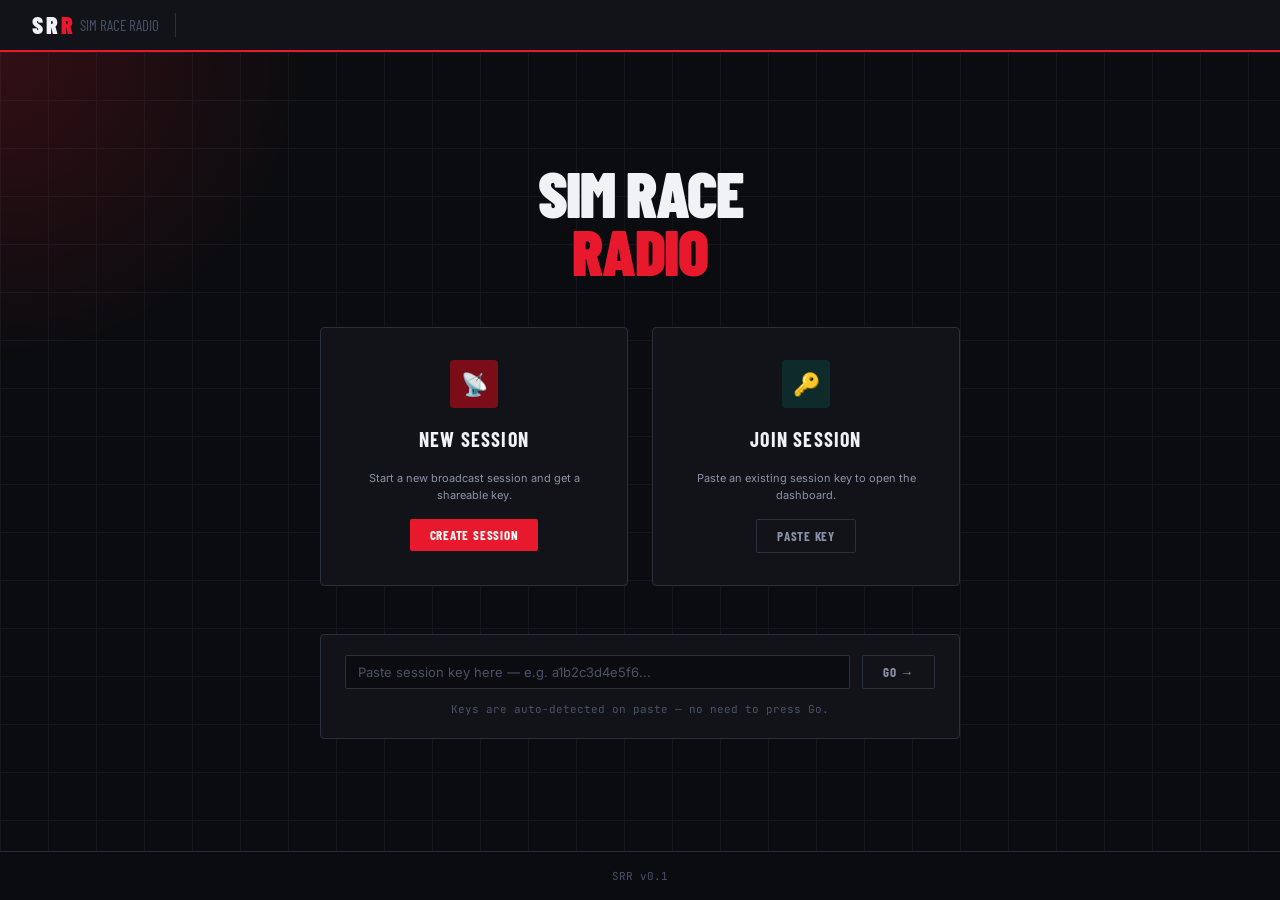
<file: web/index.html>
<!DOCTYPE html>
<html lang="en">
<head>
  <meta charset="UTF-8" />
  <meta name="viewport" content="width=device-width, initial-scale=1.0" />
  <title>Sim Race Radio — Dashboard</title>
  <link rel="preconnect" href="https://fonts.googleapis.com" />
  <link rel="stylesheet" href="https://fonts.googleapis.com/css2?family=Barlow+Condensed:wght@400;600;700;900&family=Inter:wght@400;500;600&family=JetBrains+Mono:wght@400;500&display=swap" />
  <link rel="stylesheet" href="theme.css" />
  <style>
    /* ---- Index-page-specific layout ---- */
    body {
      display: flex;
      flex-direction: column;
      height: 100vh;
    }

    .index-root {
      display: flex;
      flex-direction: column;
      flex: 1;
    }

    .hero {
      flex: 1;
      display: flex;
      flex-direction: column;
      align-items: center;
      justify-content: center;
      padding: var(--space-16) var(--space-8);
      gap: var(--space-12);
      position: relative;
      overflow: hidden;
    }

    /* Ambient grid background */
    .hero::before {
      content: '';
      position: absolute;
      inset: 0;
      background-image:
        linear-gradient(var(--color-border) 1px, transparent 1px),
        linear-gradient(90deg, var(--color-border) 1px, transparent 1px);
      background-size: 48px 48px;
      opacity: 0.3;
      pointer-events: none;
    }

    /* Red corner accent */
    .hero::after {
      content: '';
      position: absolute;
      top: 0; left: 0;
      width: 320px; height: 320px;
      background: radial-gradient(circle at top left, var(--color-accent-glow), transparent 70%);
      pointer-events: none;
    }

    .hero-content {
      display: flex;
      flex-direction: column;
      align-items: center;
      gap: var(--space-4);
      text-align: center;
      position: relative;
      z-index: 1;
    }

    .hero-eyebrow {
      font-family: var(--font-display);
      font-size: var(--text-xs);
      font-weight: var(--weight-bold);
      letter-spacing: var(--tracking-widest);
      text-transform: uppercase;
      color: var(--color-accent);
    }

    .hero-title {
      font-family: var(--font-display);
      font-size: var(--text-4xl);
      font-weight: var(--weight-black);
      letter-spacing: var(--tracking-tight);
      text-transform: uppercase;
      line-height: 0.9;
      color: var(--color-text-primary);
    }

    .hero-title em {
      font-style: normal;
      color: var(--color-accent);
    }

    .hero-sub {
      font-size: var(--text-sm);
      color: var(--color-text-secondary);
      max-width: 380px;
      line-height: 1.6;
    }

    /* ---- Action cards ---- */
    .action-cards {
      display: grid;
      grid-template-columns: 1fr 1fr;
      gap: var(--space-6);
      width: 100%;
      max-width: 640px;
      position: relative;
      z-index: 1;
    }

    .action-card {
      background: var(--color-surface);
      border: 1px solid var(--color-border);
      border-radius: var(--radius-md);
      padding: var(--space-8) var(--space-6);
      display: flex;
      flex-direction: column;
      align-items: center;
      gap: var(--space-4);
      transition: border-color var(--duration-normal) var(--ease-out),
                  box-shadow   var(--duration-normal) var(--ease-out);
    }

    .action-card:hover {
      border-color: var(--color-border-bright);
      box-shadow: 0 4px 32px rgba(0,0,0,0.4);
    }

    .action-card.primary:hover {
      border-color: var(--color-accent);
      box-shadow: 0 4px 32px var(--color-accent-glow);
    }

    .card-icon {
      width: 48px;
      height: 48px;
      border-radius: var(--radius-md);
      display: flex;
      align-items: center;
      justify-content: center;
      font-size: 22px;
    }

    .card-icon.red { background: var(--color-accent-dim); }
    .card-icon.teal { background: var(--color-teal-dim); }

    .card-title {
      font-family: var(--font-display);
      font-size: var(--text-lg);
      font-weight: var(--weight-bold);
      letter-spacing: var(--tracking-wide);
      text-transform: uppercase;
      text-align: center;
    }

    .card-desc {
      font-size: var(--text-xs);
      color: var(--color-text-secondary);
      text-align: center;
      line-height: 1.5;
    }

    /* ---- Paste input card ---- */
    .paste-card {
      max-width: 640px;
      width: 100%;
      position: relative;
      z-index: 1;
    }

    .paste-card .panel {
      padding: var(--space-5) var(--space-6);
    }

    .paste-row {
      display: flex;
      gap: var(--space-3);
      align-items: center;
    }

    .paste-or {
      display: flex;
      align-items: center;
      gap: var(--space-4);
      margin: var(--space-5) 0;
    }

    .paste-or-text {
      font-family: var(--font-display);
      font-size: var(--text-xs);
      font-weight: var(--weight-bold);
      letter-spacing: var(--tracking-widest);
      text-transform: uppercase;
      color: var(--color-text-muted);
      white-space: nowrap;
      padding: 0 var(--space-2);
    }

    .paste-or .divider { flex: 1; margin: 0; }

    .paste-hint {
      font-size: var(--text-xs);
      color: var(--color-text-muted);
      text-align: center;
      margin-top: var(--space-3);
      font-family: var(--font-mono);
    }

    /* ---- Paste detection flash ---- */
    #paste-input.detected {
      border-color: var(--color-teal);
      box-shadow: 0 0 0 2px rgba(0,200,170,0.2);
      animation: flash-teal var(--duration-normal) var(--ease-out);
    }

    @keyframes flash-teal {
      0%   { background: rgba(0,200,170,0.15); }
      100% { background: var(--color-bg); }
    }

    /* ---- Footer ---- */
    .footer {
      padding: var(--space-4) var(--space-8);
      border-top: 1px solid var(--color-border);
      display: flex;
      justify-content: center;
      gap: var(--space-6);
    }

    .footer-item {
      font-family: var(--font-mono);
      font-size: var(--text-xs);
      color: var(--color-text-muted);
    }

    /* ---- Modal ---- */
    .modal-overlay {
      position: fixed;
      inset: 0;
      background: rgba(0,0,0,0.7);
      backdrop-filter: blur(4px);
      display: none;
      align-items: center;
      justify-content: center;
      z-index: 1000;
    }

    .modal-overlay.open { display: flex; }

    .modal {
      background: var(--color-surface);
      border: 1px solid var(--color-border);
      border-top: 2px solid var(--color-accent);
      border-radius: var(--radius-md);
      padding: var(--space-8);
      width: 100%;
      max-width: 440px;
      display: flex;
      flex-direction: column;
      gap: var(--space-5);
    }

    .modal-title {
      font-family: var(--font-display);
      font-size: var(--text-xl);
      font-weight: var(--weight-black);
      letter-spacing: var(--tracking-wide);
      text-transform: uppercase;
    }

    .modal-field {
      display: flex;
      flex-direction: column;
      gap: var(--space-2);
    }

    .modal-label {
      font-family: var(--font-display);
      font-size: var(--text-xs);
      font-weight: var(--weight-bold);
      letter-spacing: var(--tracking-wider);
      text-transform: uppercase;
      color: var(--color-text-muted);
    }

    .modal-actions {
      display: flex;
      gap: var(--space-3);
      justify-content: flex-end;
      padding-top: var(--space-2);
    }

    /* ---- Toast ---- */
    .toast {
      position: fixed;
      bottom: var(--space-8);
      left: 50%;
      transform: translateX(-50%) translateY(20px);
      background: var(--color-surface-2);
      border: 1px solid var(--color-border-bright);
      border-left: 3px solid var(--color-accent);
      border-radius: var(--radius-md);
      padding: var(--space-3) var(--space-5);
      font-size: var(--text-sm);
      color: var(--color-text-primary);
      opacity: 0;
      transition: all var(--duration-normal) var(--ease-out);
      z-index: 2000;
      pointer-events: none;
      white-space: nowrap;
    }

    .toast.show {
      opacity: 1;
      transform: translateX(-50%) translateY(0);
    }
  </style>
</head>
<body>

<!-- TOP NAV -->
<nav class="topbar">
  <div class="topbar-logo">SR<span>R</span> <span style="color:var(--color-text-muted);font-weight:400;font-size:var(--text-base);letter-spacing:normal;margin-left:4px;">Sim Race Radio</span></div>
  <div class="topbar-sep"></div>
</nav>

<!-- HERO -->
<div class="index-root">
  <main class="hero">
    <div class="hero-content">
      <h1 class="hero-title">Sim Race<br/><em>Radio</em></h1>
    </div>

    <!-- ACTION CARDS -->
    <div class="action-cards">
      <div class="action-card primary">
        <div class="card-icon red">📡</div>
        <div class="card-title">New Session</div>
        <div class="card-desc">Start a new broadcast session and get a shareable key.</div>
        <button class="btn btn-primary active" id="create-btn">Create Session</button>
      </div>

      <div class="action-card">
        <div class="card-icon teal">🔑</div>
        <div class="card-title">Join Session</div>
        <div class="card-desc">Paste an existing session key to open the dashboard.</div>
        <button class="btn btn-ghost active" id="paste-btn">Paste Key</button>
      </div>
    </div>

    <!-- PASTE INPUT -->
    <div class="paste-card">
      <div class="panel" style="padding:var(--space-5) var(--space-6);">
        <div class="paste-row">
          <input
            type="text"
            id="paste-input"
            class="input"
            placeholder="Paste session key here — e.g. a1b2c3d4e5f6..."
            autocomplete="off"
            spellcheck="false"
          />
          <button class="btn btn-ghost active" id="go-btn" style="flex-shrink:0;">Go &#8594;</button>
        </div>
        <p class="paste-hint">Keys are auto-detected on paste — no need to press Go.</p>
      </div>
    </div>
  </main>

  <!-- FOOTER -->
  <footer class="footer">
    <span class="footer-item">SRR v0.1</span>
  </footer>
</div>

<!-- CREATE SESSION MODAL -->
<div class="modal-overlay" id="create-modal">
  <div class="modal">
    <div class="modal-title">New Session</div>

    <div class="modal-field">
      <label class="modal-label" for="race-name-input">Race Name</label>
      <input class="input" id="race-name-input" type="text" placeholder="e.g. Round 4 — Spa-Francorchamps" />
    </div>

    <!-- later make a list of keys to create
    <div class="modal-field">
      <label class="modal-label">Default Permissions</label>
      <div style="display:flex;gap:var(--space-4);margin-top:var(--space-1);">
        <label style="display:flex;align-items:center;gap:var(--space-2);font-size:var(--text-sm);color:var(--color-text-secondary);cursor:pointer;">
          <input type="checkbox" class="perm-check" checked data-perm="read" /> Read
        </label>
        <label style="display:flex;align-items:center;gap:var(--space-2);font-size:var(--text-sm);color:var(--color-text-secondary);cursor:pointer;">
          <input type="checkbox" class="perm-check" data-perm="write" /> Write
        </label>
        <label style="display:flex;align-items:center;gap:var(--space-2);font-size:var(--text-sm);color:var(--color-text-secondary);cursor:pointer;">
          <input type="checkbox" class="perm-check" data-perm="admin" /> Admin
        </label>
      </div>
    </div>-->

    <div class="modal-actions">
      <button class="btn btn-ghost active" id="modal-cancel">Cancel</button>
      <button class="btn btn-primary active" id="modal-create">Create &#8594;</button>
    </div>
  </div>
</div>

<!-- TOAST -->
<div class="toast" id="toast"></div>

<script>
  // ---- Utility ----
  function showToast(msg, color) {
    const t = document.getElementById('toast');
    t.textContent = msg;
    if (color) t.style.borderLeftColor = color;
    t.classList.add('show');
    setTimeout(() => t.classList.remove('show'), 2800);
  }

  function navigateToSession(key) {
    if (!/^[A-Za-z0-9_-]{16}$/.test(key)) {
      showToast('Invalid session key.', 'var(--color-danger)');
      return;
    } else {
      showToast('Key detected — navigating…', 'var(--color-teal)');
    }
    setTimeout(() => window.location.href = `/s/${encodeURIComponent(key.trim())}/`, 600);
  }

  // ---- Paste detection on the input field ----
  const pasteInput = document.getElementById('paste-input');

  pasteInput.addEventListener('paste', (e) => {
    // Small delay so value is updated after paste
    setTimeout(() => {
      const val = pasteInput.value.trim();
      if (val.length >= 6) {
        pasteInput.classList.add('detected');
        navigateToSession(val);
      }
    }, 50);
  });

  // Global paste detection (anywhere on the page, when input not focused)
  document.addEventListener('paste', (e) => {
    if (document.activeElement === pasteInput) return; // handled above
    const text = (e.clipboardData || window.clipboardData).getData('text');
    if (text && text.trim().length >= 6) {
      pasteInput.value = text.trim();
      pasteInput.classList.add('detected');
      navigateToSession(text.trim());
    }
  });

  document.getElementById("paste-btn").addEventListener("click", async () => {
      try {
          const text = await navigator.clipboard.readText();
          document.getElementById("paste-input").value = text;
          document.getElementById("paste-input").dispatchEvent(new Event("input"));
          showToast('Key detected — navigating…', 'var(--color-teal)');
          navigateToSession(text.trim());
      } catch (err) {
          showToast('Failed to read clipboard.', 'var(--color-danger)');
          console.error("Failed to read clipboard:", err);
          document.getElementById("paste-input").focus();
      }
  });

  // ---- Manual Go button ----
  document.getElementById('go-btn').addEventListener('click', () => {
    navigateToSession(pasteInput.value);
  });

  pasteInput.addEventListener('keydown', (e) => {
    if (e.key === 'Enter') navigateToSession(pasteInput.value);
  });

  // ---- Create modal ----
  document.getElementById('create-btn').addEventListener('click', () => {
    document.getElementById('create-modal').classList.add('open');
  });

  document.getElementById('modal-cancel').addEventListener('click', () => {
    document.getElementById('create-modal').classList.remove('open');
  });

  document.getElementById('create-modal').addEventListener('click', (e) => {
    if (e.target === e.currentTarget) e.currentTarget.classList.remove('open');
  });

  document.getElementById('modal-create').addEventListener('click', async (e) => {
    const raceName = document.getElementById('race-name-input').value.trim();

    e.target.classList.remove("active");
    const response = await fetch("/api/sessions", {
      method: "POST",
      headers: {
        "Content-Type": "application/json",
      },
      body: JSON.stringify({
          "race_name": raceName,
      }),
    });

    if (!response.ok) {
      showToast("Failed to create session!", "var(--color-danger)");
      e.target.classList.add("active");
      throw new Error("Failed to create session!");
    }

    const session = await response.json();
    navigateToSession(session.key);
  });
</script>
</body>
</html>
</file>
<file: web/theme.css>
/* ============================================================
   SRR BROADCAST HUD — SHARED THEME
   All configurable design tokens live here.
   ============================================================ */

/* --- PALETTE --- */
:root {
  /* Primary surface colors */
  --color-bg:           #0a0c0f;      /* near-black base */
  --color-surface:      #111318;      /* card / panel surface */
  --color-surface-2:    #181c23;      /* elevated surface */
  --color-border:       #2a2f3d;      /* subtle border */
  --color-border-bright:#3d4560;      /* accent border / separator */

  /* Brand accent — SRR red */
  --color-accent:       #e8192c;      /* primary red */
  --color-accent-dim:   #7a0d17;      /* muted red for backgrounds */
  --color-accent-glow:  rgba(232, 25, 44, 0.18);

  /* Secondary accent — data teal */
  --color-teal:         #00c8aa;
  --color-teal-dim:     rgba(0, 200, 170, 0.12);

  /* Text hierarchy */
  --color-text-primary: #f0f2f5;
  --color-text-secondary:#8a92a8;
  --color-text-muted:   #4a5268;
  --color-text-accent:  #e8192c;

  /* Status colors */
  --color-success:      #22c55e;
  --color-warning:      #f59e0b;
  --color-danger:       #e8192c;

  /* Overlay-specific */
  --overlay-bg:         rgba(10, 12, 15, 0.08); /* 8% transparency */
}

/* --- TYPOGRAPHY --- */
:root {
  /* Fonts — stack deliberately for a timing-screen feel */
  --font-display:   'Barlow Condensed', 'Arial Narrow', sans-serif;
  --font-body:      'Inter', 'Helvetica Neue', sans-serif;
  --font-mono:      'JetBrains Mono', 'Fira Code', 'Courier New', monospace;

  /* Scale */
  --text-xs:    0.6875rem;  /* 11px */
  --text-sm:    0.8125rem;  /* 13px */
  --text-base:  0.9375rem;  /* 15px */
  --text-md:    1.0625rem;  /* 17px */
  --text-lg:    1.25rem;    /* 20px */
  --text-xl:    1.5rem;     /* 24px */
  --text-2xl:   2rem;       /* 32px */
  --text-3xl:   2.75rem;    /* 44px */
  --text-4xl:   4rem;       /* 64px */

  /* Weight */
  --weight-normal:  400;
  --weight-medium:  500;
  --weight-semibold:600;
  --weight-bold:    700;
  --weight-black:   900;

  /* Letter spacing */
  --tracking-tight:  -0.02em;
  --tracking-normal:  0em;
  --tracking-wide:    0.06em;
  --tracking-wider:   0.12em;
  --tracking-widest:  0.2em;
}

/* --- SPACING --- */
:root {
  --space-1:  0.25rem;
  --space-2:  0.5rem;
  --space-3:  0.75rem;
  --space-4:  1rem;
  --space-5:  1.25rem;
  --space-6:  1.5rem;
  --space-8:  2rem;
  --space-10: 2.5rem;
  --space-12: 3rem;
  --space-16: 4rem;
}

/* --- SHAPE --- */
:root {
  --radius-sm:   2px;
  --radius-md:   4px;
  --radius-lg:   8px;
  --radius-pill: 999px;
}

/* --- MOTION --- */
:root {
  --ease-out:   cubic-bezier(0.16, 1, 0.3, 1);
  --ease-in:    cubic-bezier(0.4, 0, 1, 1);
  --ease-snappy:cubic-bezier(0.25, 0.46, 0.45, 0.94);
  --duration-fast:   120ms;
  --duration-normal: 220ms;
  --duration-slow:   400ms;
}

/* ============================================================
   GLOBAL RESETS & BASE
   ============================================================ */
*, *::before, *::after {
  box-sizing: border-box;
  margin: 0;
  padding: 0;
}

html {
  font-size: 16px;
  -webkit-font-smoothing: antialiased;
  -moz-osx-font-smoothing: grayscale;
}

body {
  background-color: var(--color-bg);
  color: var(--color-text-primary);
  font-family: var(--font-body);
  font-size: var(--text-base);
  font-weight: var(--weight-normal);
  line-height: 1.5;
  min-height: 100vh;
}

a {
  color: var(--color-teal);
  text-decoration: none;
}
a:hover { text-decoration: underline; }

/* ============================================================
   SHARED COMPONENT CLASSES
   ============================================================ */

/* --- HUD Label (eyebrow text above sections) --- */
.hud-label {
  font-family: var(--font-display);
  font-size: var(--text-xs);
  font-weight: var(--weight-bold);
  letter-spacing: var(--tracking-widest);
  text-transform: uppercase;
  color: var(--color-text-muted);
}

/* --- Red accent stripe (signature element) --- */
.accent-bar {
  display: inline-block;
  width: 3px;
  height: 1em;
  background: var(--color-accent);
  margin-right: var(--space-2);
  vertical-align: middle;
  flex-shrink: 0;
}

/* --- Panel / card --- */
.panel {
  background: var(--color-surface);
  border: 1px solid var(--color-border);
  border-radius: var(--radius-md);
  padding: var(--space-6);
}

.panel-header {
  display: flex;
  align-items: center;
  gap: var(--space-2);
  margin-bottom: var(--space-4);
  padding-bottom: var(--space-3);
  border-bottom: 1px solid var(--color-border);
}

.panel-title {
  font-family: var(--font-display);
  font-size: var(--text-md);
  font-weight: var(--weight-bold);
  letter-spacing: var(--tracking-wide);
  text-transform: uppercase;
  color: var(--color-text-primary);
}

/* --- Buttons --- */
.btn {
  display: inline-flex;
  align-items: center;
  gap: var(--space-2);
  padding: var(--space-2) var(--space-5);
  border: none;
  border-radius: var(--radius-sm);
  font-family: var(--font-display);
  font-size: var(--text-sm);
  font-weight: var(--weight-bold);
  letter-spacing: var(--tracking-wide);
  text-transform: uppercase;
  cursor: pointer;
  transition: all var(--duration-fast) var(--ease-snappy);
  white-space: nowrap;
}

.btn-primary {
  background: var(--color-accent);
  color: #fff;
}
.btn-primary:hover {
  background: #ff2337;
  box-shadow: 0 0 16px var(--color-accent-glow);
}

.btn-ghost {
  background: transparent;
  color: var(--color-text-secondary);
  border: 1px solid var(--color-border);
}
.btn-ghost:hover {
  border-color: var(--color-border-bright);
  color: var(--color-text-primary);
  background: var(--color-surface-2);
}

.btn-teal {
  background: var(--color-teal-dim);
  color: var(--color-teal);
  border: 1px solid var(--color-teal);
}
.btn-teal:hover {
  background: rgba(0, 200, 170, 0.22);
}

.btn-sm {
  padding: var(--space-1) var(--space-3);
  font-size: var(--text-xs);
}

.btn:not(.active) {
  filter: grayscale(100%);
  opacity: 50%;
  pointer-events: none;
}

/* --- Badge / tag --- */
.badge {
  display: inline-flex;
  align-items: center;
  padding: 2px var(--space-2);
  border-radius: var(--radius-sm);
  font-family: var(--font-mono);
  font-size: var(--text-xs);
  font-weight: var(--weight-medium);
  letter-spacing: var(--tracking-wide);
  text-transform: uppercase;
}

.badge-read   { background: rgba(139,92,246,0.15); color: #a78bfa; }
.badge-write  { background: rgba(245,158,11,0.15);  color: #f59e0b; }
.badge-admin  { background: var(--color-accent-dim); color: var(--color-accent); }
.badge-live   { background: rgba(34,197,94,0.15);   color: var(--color-success); }

/* --- Input --- */
.input {
  width: 100%;
  background: var(--color-bg);
  border: 1px solid var(--color-border);
  border-radius: var(--radius-sm);
  color: var(--color-text-primary);
  font-family: var(--font-body);
  font-size: var(--text-sm);
  padding: var(--space-2) var(--space-3);
  transition: border-color var(--duration-fast);
  outline: none;
}
.input:focus {
  border-color: var(--color-accent);
  box-shadow: 0 0 0 2px var(--color-accent-glow);
}
.input::placeholder { color: var(--color-text-muted); }

/* --- Checkbox styled --- */
.perm-check {
  appearance: none;
  width: 16px;
  height: 16px;
  border: 1px solid var(--color-border-bright);
  border-radius: var(--radius-sm);
  background: var(--color-bg);
  cursor: pointer;
  flex-shrink: 0;
  position: relative;
  transition: all var(--duration-fast);
}
.perm-check:checked {
  background: var(--color-accent);
  border-color: var(--color-accent);
}
.perm-check:checked::after {
  content: '✓';
  position: absolute;
  inset: 0;
  display: flex;
  align-items: center;
  justify-content: center;
  font-size: 10px;
  color: white;
  line-height: 16px;
  text-align: center;
}

/* --- Top nav bar --- */
.topbar {
  display: flex;
  align-items: center;
  gap: var(--space-4);
  padding: 0 var(--space-8);
  height: 52px;
  background: var(--color-surface);
  border-bottom: 2px solid var(--color-accent);
  position: sticky;
  top: 0;
  z-index: 100;
}

.topbar-logo {
  font-family: var(--font-display);
  font-size: var(--text-xl);
  font-weight: var(--weight-black);
  letter-spacing: var(--tracking-wider);
  text-transform: uppercase;
  color: var(--color-text-primary);
  display: flex;
  align-items: center;
  gap: 0;
}

.topbar-logo span {
  color: var(--color-accent);
  margin-left: 0;
  padding-left: 0;
}

.topbar-sep {
  width: 1px;
  height: 24px;
  background: var(--color-border);
}

.topbar-subtitle {
  font-family: var(--font-mono);
  font-size: var(--text-xs);
  color: var(--color-text-muted);
  letter-spacing: var(--tracking-wide);
}

.topbar-right {
  margin-left: auto;
  display: flex;
  align-items: center;
  gap: var(--space-3);
}

/* --- Live dot --- */
.live-dot {
  width: 8px;
  height: 8px;
  border-radius: 50%;
  background: var(--color-success);
  display: inline-block;
  animation: pulse-dot 1.8s ease-in-out infinite;
}

@keyframes pulse-dot {
  0%, 100% { opacity: 1; box-shadow: 0 0 0 0 rgba(34,197,94,0.4); }
  50%       { opacity: 0.7; box-shadow: 0 0 0 5px rgba(34,197,94,0); }
}

/* --- Scrollable list --- */
.scroll-list {
  overflow-y: auto;
  scrollbar-width: thin;
  scrollbar-color: var(--color-border) transparent;
}
.scroll-list::-webkit-scrollbar { width: 4px; }
.scroll-list::-webkit-scrollbar-track { background: transparent; }
.scroll-list::-webkit-scrollbar-thumb { background: var(--color-border); border-radius: 2px; }

/* --- Divider --- */
.divider {
  height: 1px;
  background: var(--color-border);
  margin: var(--space-4) 0;
}

/* --- Session key display --- */
.session-key {
  font-family: var(--font-mono);
  font-size: var(--text-sm);
  color: var(--color-teal);
  letter-spacing: var(--tracking-wide);
}
</file>
